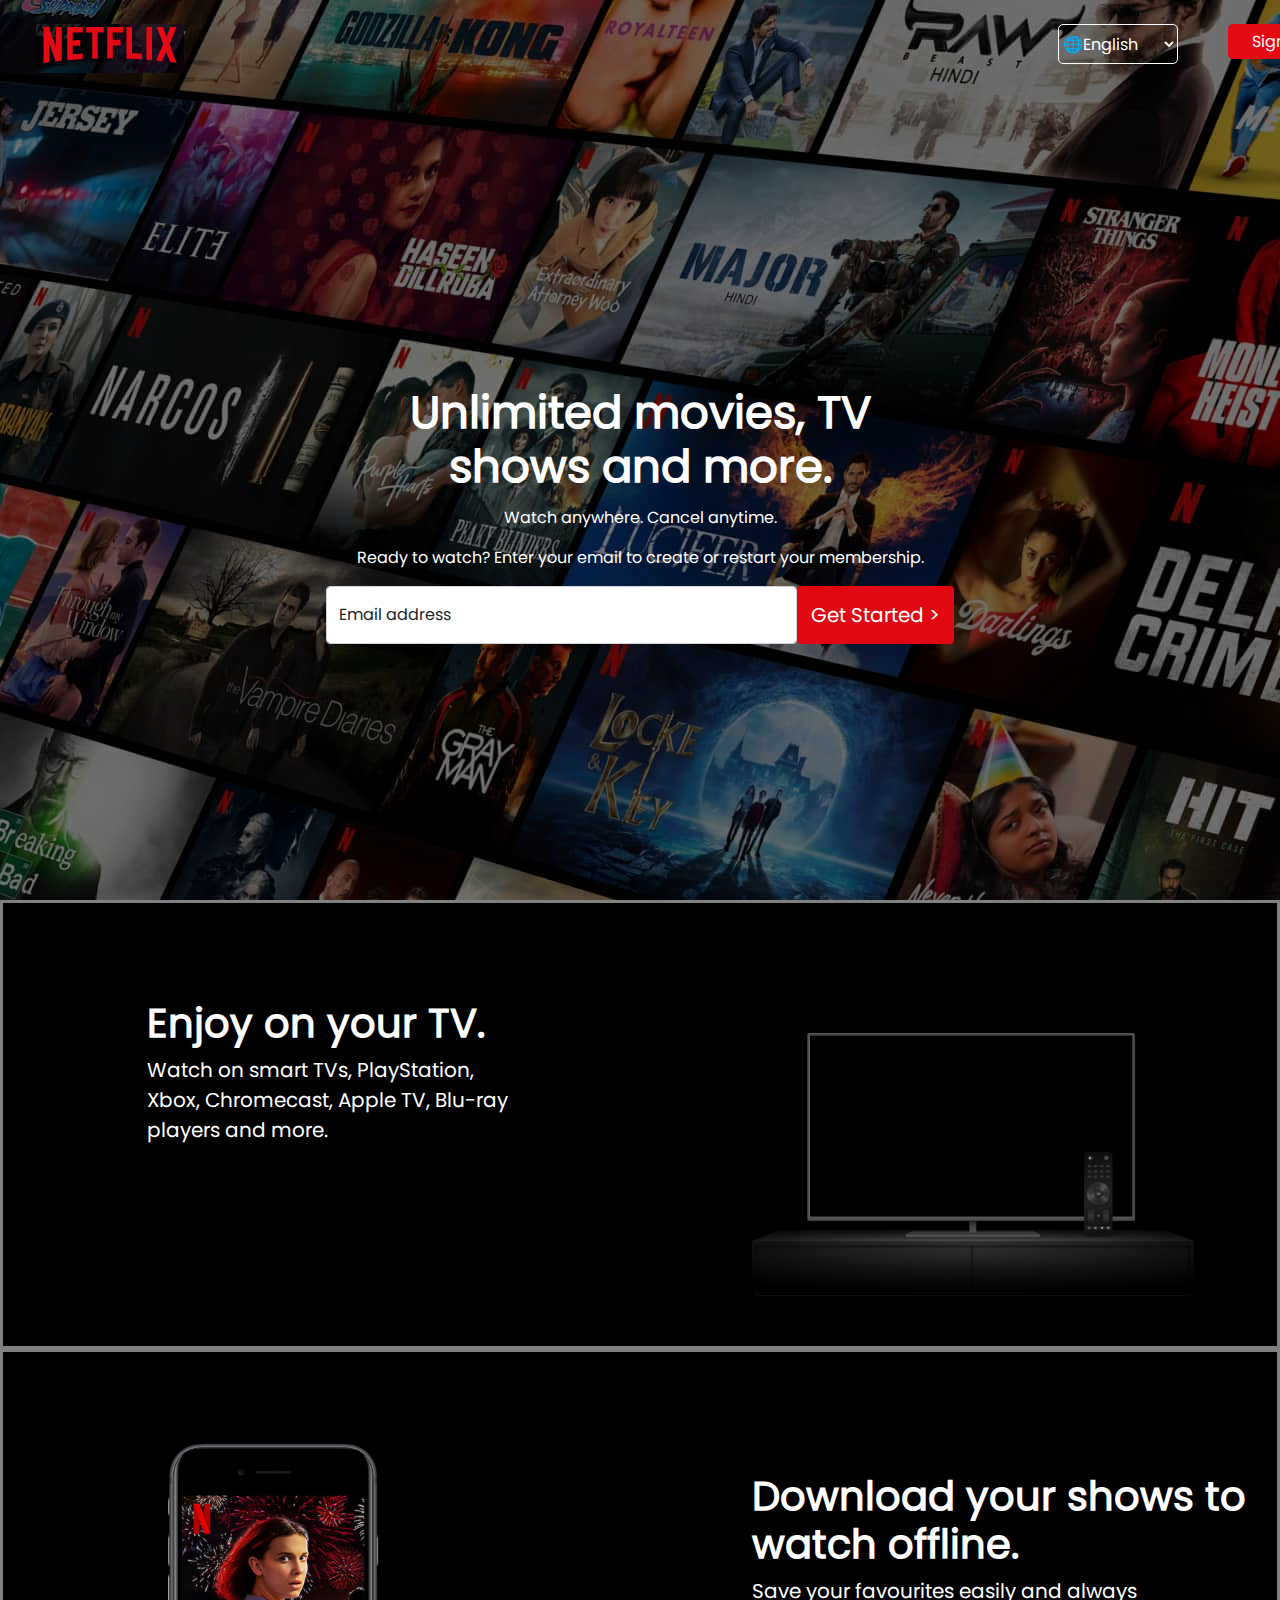
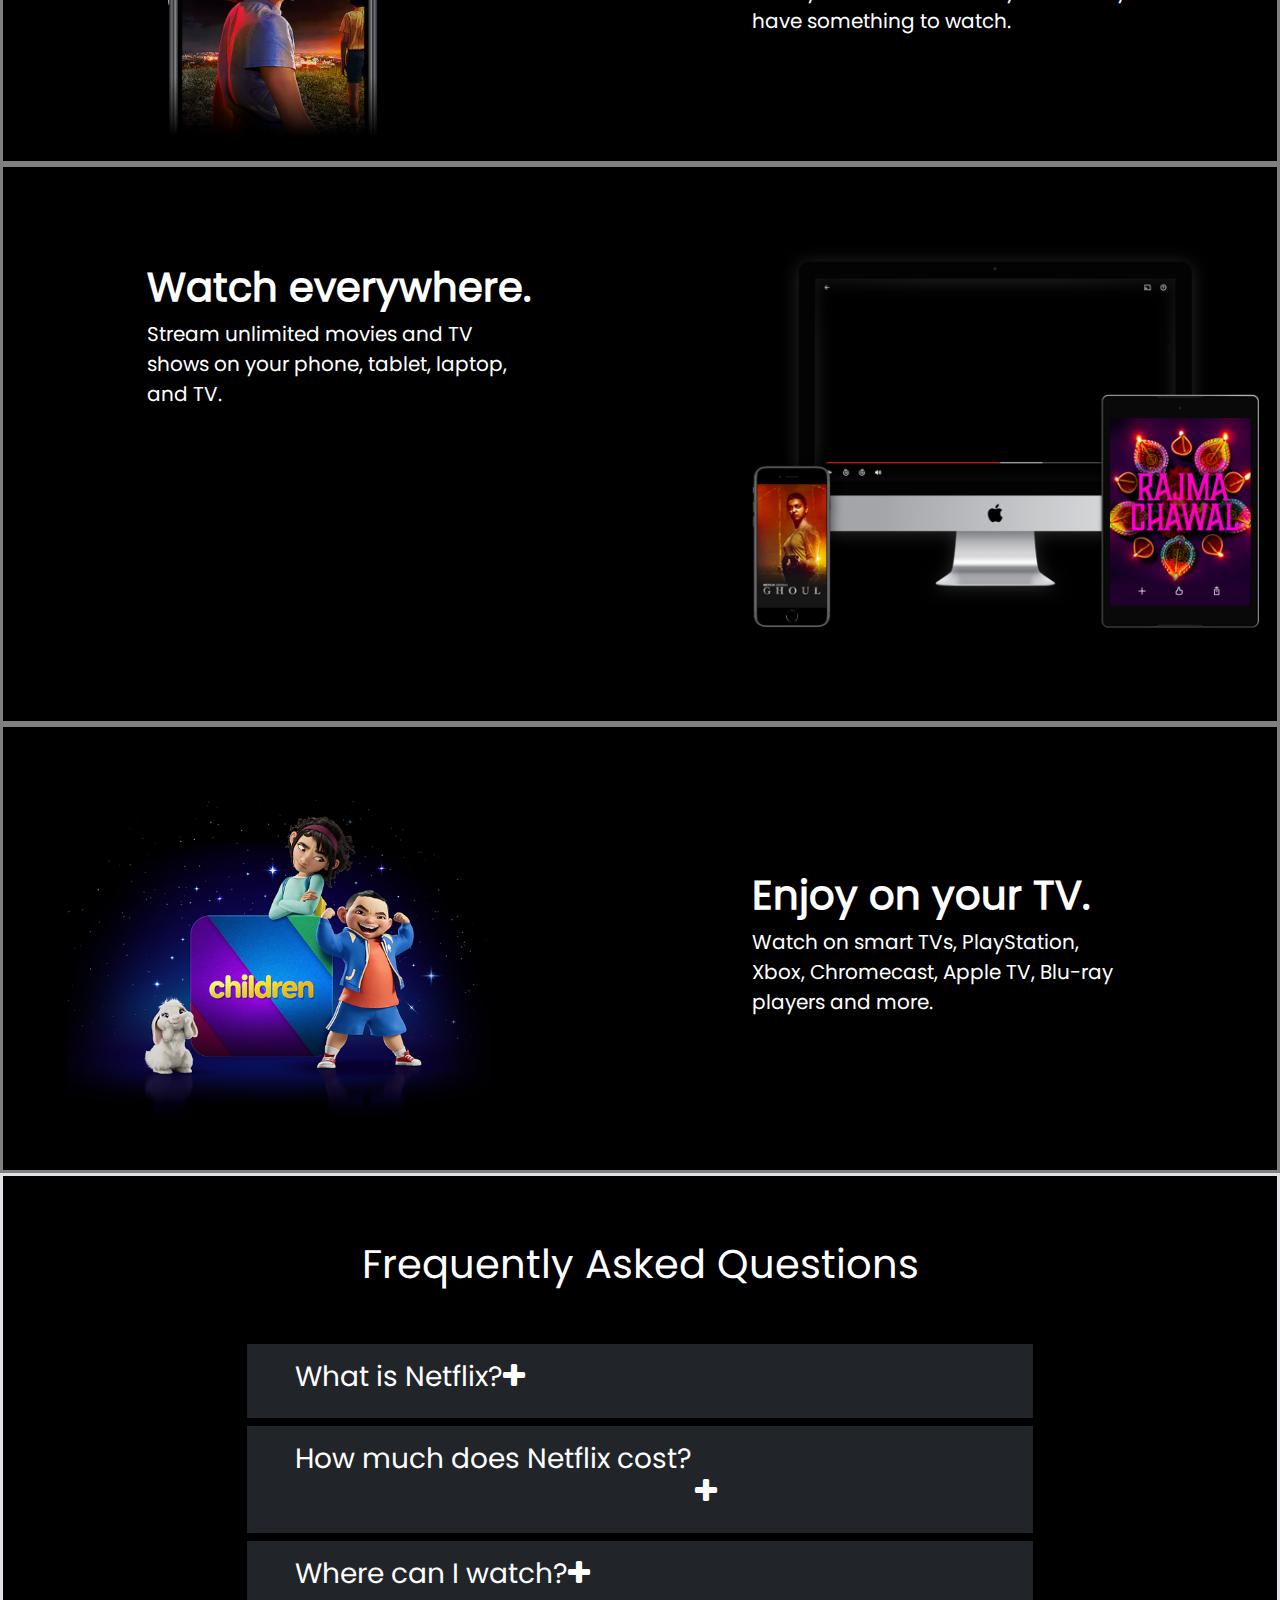
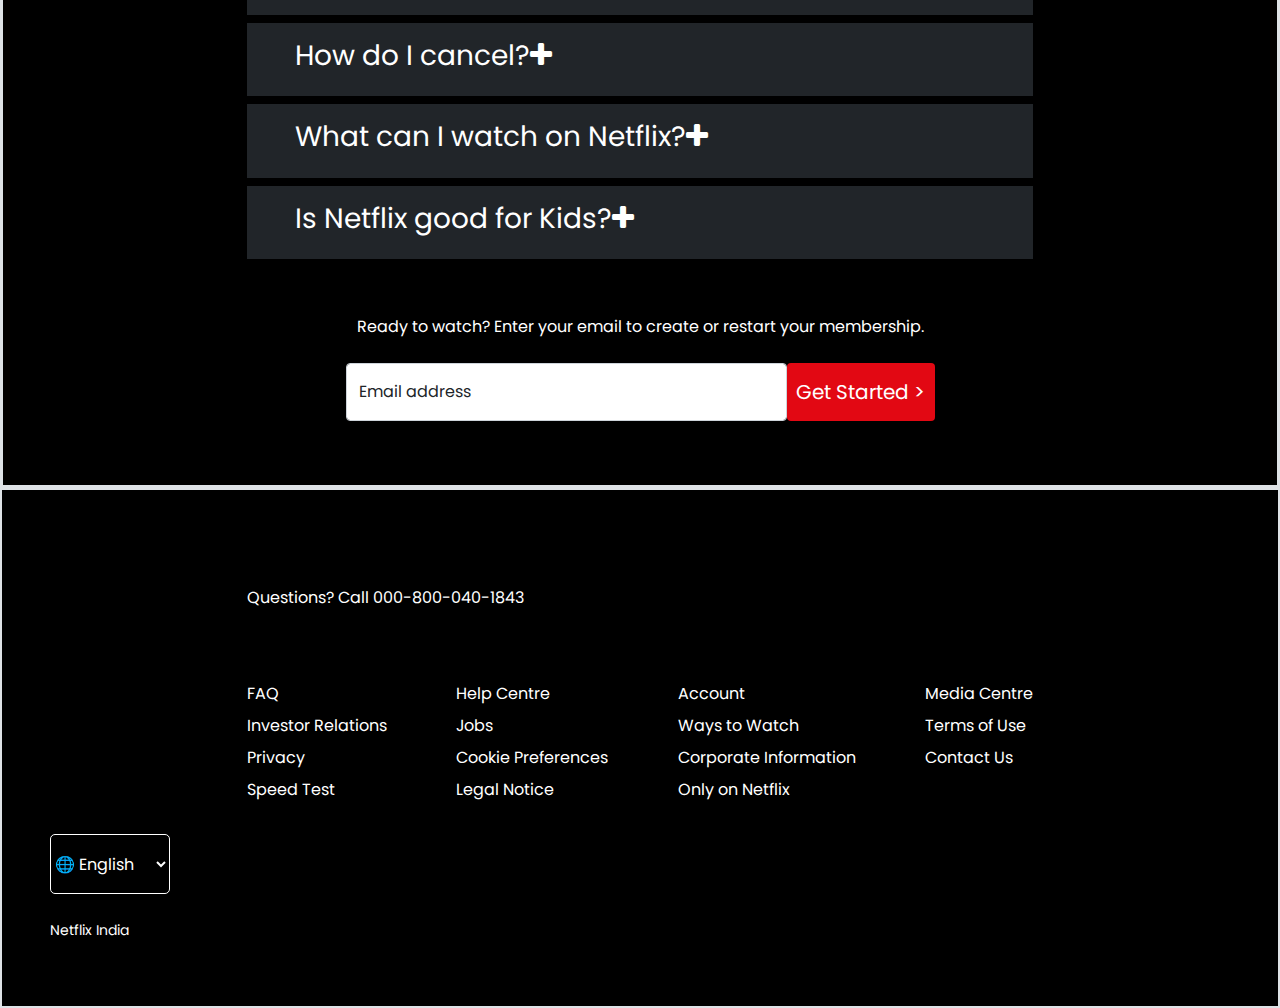
<file: index.html>
<!DOCTYPE html>
<html lang="en">
<head>
    <meta charset="UTF-8">
    <meta http-equiv="X-UA-Compatible" content="IE=edge">
    <meta name="viewport" content="width=device-width, initial-scale=1.0"><!--link used for responsive mode-->
    <link rel="stylesheet" href="./bootstrap-5.1.3-dist/css/bootstrap.css"/><!--linking bootstrap-->
    <link rel="stylesheet" href="https://cdnjs.cloudflare.com/ajax/libs/font-awesome/4.7.0/css/font-awesome.min.css "/><!--linking font-awesome icons-->
    <link rel="stylesheet" href="./css/netflix.css"/> <!--linking corresponding css file-->
    
    <title>Document</title>
</head>

<!--created first header section of netflix page using a background netflix banner and added carousel to it..
    Then by using display flex i added netflix logo,select and button in first part of header section -->
<body>
    <main class="container-fluid overflow-hidden"><!--main class for entire page-->
        <section class="row"><!--row section for header-->
        <header class="first-sec col-12 position-relative  "><!-- header section-->
       <div class="row first-sec-carousel position-absolute  ">
        <!-- within header first section starts here--> 
        <div class="d-flex first ">
        <div class="netflix p-lg-4 pt-lg-0 pt-4 p-lg-2 mt-lg-4"><img src="./images/n-logo.PNG"></div>
        <div class="mt-4 ">

          <select name="" id="" class=" select text-white">  <!--select input-->

            <option value="English" selected class="select1  text-white">&#127760;English</option>
            <option value="Hindi" class="select1 text-white">Hindi</option>
         </select>
        </div>
        <div class=" mt-4 ">
         <button class=" border border-0 text-white button btn sign-btn ">Sign In</button></div><!--sign-in button-->
       </div>
       <div class="">
        <h1 class="unlimited text-white text-center  mt-lg-0 mt-0 pt-lg-5 pt-sm-0 pt-0 align-items-center justify-content-center row "><strong>Unlimited movies, TV<br> shows and more.</strong></h1>
       <p class="text-white text-center fs-lg-3 fs-sm-2 pt-lg-1 Watch">Watch anywhere. Cancel anytime.</p>
           <p class="text-white text-center col-lg-12 col-md-12 col-sm-5 gap-2 ready ">Ready to watch? Enter your email to create or restart your membership.</p>

     <div class="mb-lg-3 form-floating col-lg-6 col-10 m-lg-auto d-lg-flex ms-3 btn-class">
     <input type="text" class="form-control btn-text" placeholder="Email address"/>
     <label for="" class="">Email address</label>
     <button class="get btn text-white col-lg-3 mt-lg-0 mt-2 ms-lg-0 ms-5 p-lg-0 fs-5 col-8">Get Started ></button></div>
    
    </div>
    
    
    
    </div></header></section>
   
    <section class="row text-white"> <!--first section after header which consists of image and content-->
        <section class="d-lg-flex justify-content-evenly p-lg-5 bg-black watch">
                <div class="col-lg-6 px-lg-5 pt-lg-5 ms-lg-5 ">
                <h1 class="display-lg-5 fw-bolder m-lg-auto m-5 mb-lg-2">Enjoy on your TV.</h1>
                <p class=" col-lg-9 fs-lg-4 fs-5 m-lg-0 ms-2">
                     Watch on smart TVs, PlayStation, Xbox, Chromecast, Apple TV,
                      Blu-ray players and more.
                </p>
              </div>
      
              <div class="col-lg-6 ms-lg-3 mt-lg-3">
              <img src="./images/tv.png" alt="" class="w-75 ms-5" /> 
              </div>
      </section>
      </section>


      <section class="row text-white"> <!--second section after header which consists of image and content-->
        <section class="d-lg-flex bg-black justify-content-evenly watch p-4">
      
              <div class="col-lg-6 ms-lg-3 mt-lg-3 d-none d-lg-block ">
                <img src="./images/mobile-0819.jpg" alt="" class="w-75" /> 
              </div>
 
                <div class="col-lg-6 px-lg-5 pt-lg-5 mt-lg-5 ms-lg-5">
                <h1 class="display-lg-5 fw-bolder">Download your shows to watch offline.</h1>
                <p class="col-lg-9 fs-lg-3 fs-5 ">
                    Save your favourites easily and always have something to watch.
                </p>
              </div>
              <div class="col-lg-6 ms-lg-3 mt-lg-3 d-lg-none">
                <img src="./images/mobile-0819.jpg" alt="" class="w-100" /> 
              </div>
      
      </section>
      </section>
      
      
      <section class="row text-white"> <!--third section after header which consists of image and content-->
        <section class="d-lg-flex justify-content-evenly p-5 bg-black watch">
           <div class="col-lg-6 px-lg-5 pt-lg-5 ms-lg-5">
                <h1 class="display-lg-5 fw-bolder ">Watch everywhere.</h1>
                <p class=" col-lg-9 fs-lg-4 fs-5 m-lg-0 ms-2">
                    Stream unlimited movies and TV shows on your phone, tablet, laptop, and TV.
                </p>
              </div>
      
              <div class="col-lg-6 ms-lg-3 mt-lg-3">
                <img src="./images/device-pile-in.png" alt="" class="w-100" /> 
              </div></section></section>
      
      
      <section class="row text-white"> <!--fourth section after header which consists of image and content-->
        <section class="d-lg-flex bg-black justify-content-evenly watch p-5">
      
          <div class="col-lg-6 ms-lg-3 mt-lg-3 d-none d-lg-block ">
            <img src="./images/AAAABYjXrxZKtrzxQRVQNn2aIByoomnlbXmJ-uBy7du8a5Si3xqIsgerTlwJZG1vMpqer2kvcILy0UJQnjfRUQ5cEr7gQlYqXfxUg7bz.png" alt="" class="w-75" /> 
          </div>
      
                <div class="col-lg-6 px-lg-5 pt-lg-5 mt-lg-5 ms-lg-5 mb-lg-0 mb-3">
                <h1 class="display-lg-5 fw-bolder">Enjoy on your TV.</h1>
                <p class="col-lg-9 fs-lg-3 fs-5 ">
                    Watch on smart TVs, PlayStation, Xbox, Chromecast, Apple TV, Blu-ray players and more.
                </p>
              </div>
              <div class="col-lg-6 ms-lg-3 mt-lg-3 d-lg-none">
                <img src="./images/AAAABYjXrxZKtrzxQRVQNn2aIByoomnlbXmJ-uBy7du8a5Si3xqIsgerTlwJZG1vMpqer2kvcILy0UJQnjfRUQ5cEr7gQlYqXfxUg7bz.png" alt="" class="w-100" /> 
              </div>
      
      </section>
      </section>
      
      <section class="row  border border-3"><!--accordion section for frequently asked questions-->
      
        <section class="p-lg-5 bg-black col-12 d-lg-flex flex-column justify-content-lg-around ">
          <h1 class="text-center mt-lg-2 mb-lg-5 text-white p-lg-2 p-4 ">Frequently Asked Questions</h1><!--heading for faq-->
           <!--below individual sections are inside of accordion-->
          <div class="p-lg-3 ps-lg-5 col-lg-8 col-12  px-5 py-3 ind-accordion bg-dark m-auto mb-2 text-white">
            <h3 class="text-white">What is Netflix?<i class="fa fa-plus"></i></h3>
      
            <div class="d-none">
      
            
            <p class="">Netflix is a streaming service that offers a wide variety of award-winning TV shows, movies, anime, documentaries and more – on thousands of internet-connected devices.
      
              You can watch as much as you want, whenever you want, without a single ad – all for one low monthly price. There's always something new to discover, and new TV shows and movies are added every week!</p>
      
            </div>
          </div>
      
          <div class="p-lg-3 ps-lg-5 col-lg-8 col-12  px-5 py-3 ind-accordion bg-dark m-auto mb-2 text-white">
            <h3 class="text-white">How much does Netflix cost?<i class="fa fa-plus margin1"></i></h3>
      
            <div class="d-none">
      
            
            <p class="">Watch Netflix on your smartphone, tablet, Smart TV, laptop, or streaming device, all for one fixed monthly fee. Plans range from ₹ 149 to ₹ 649 a month. No extra costs, no contracts.</p>
      
            </div>
          </div>
          
      
      
          <div class="p-lg-3 ps-lg-5 col-lg-8 col-12  px-5 py-3 ind-accordion bg-dark m-auto mb-2 text-white">
            <h3 class="text-white">Where can I watch?<i class="fa fa-plus margin2"></i></h3>
      
            <div class="d-none">
      
            
            <p class="">Watch anywhere, anytime. Sign in with your Netflix account to watch instantly on the web at netflix.com from your personal computer or on any internet-connected device that offers the Netflix app, including smart TVs, smartphones, tablets, streaming media players and game consoles.
      
              You can also download your favourite shows with the iOS, Android, or Windows 10 app. Use downloads to watch while you're on the go and without an internet connection. Take Netflix with you anywhere.</p>
      
            </div>
          </div>
      
      
          <div class="p-lg-3 ps-lg-5 col-lg-8 col-12  px-5 py-3 ind-accordion bg-dark m-auto mb-2 text-white">
            <h3 class="text-white">How do I cancel?<i class="fa fa-plus margin3"></i></h3>
      
            <div class="d-none">
      
            
            <p class="">Netflix is flexible. There are no annoying contracts and no commitments. You can easily cancel your account online in two clicks. There are no cancellation fees – start or stop your account anytime.</p>
      
            </div>
          </div>
      
      
          <div class="p-lg-3 ps-lg-5 col-lg-8 col-12  px-5 py-1 ind-accordion bg-dark m-auto mb-2 text-white">
            <h3 class="text-white">What can I watch on Netflix?<i class="fa fa-plus margin4"></i></h3>
      
            <div class="d-none">
      
            
            <p class="">Netflix has an extensive library of feature films, documentaries, TV shows, anime, award-winning Netflix originals, and more. Watch as much as you want, anytime you want.</p>
      
            </div>
          </div>
      
          <div class="p-lg-3 ps-lg-5 col-lg-8 col-12  px-5 py-1 ind-accordion bg-dark m-auto mb-2 text-white">
            <h3 class="text-white">Is Netflix good for Kids?<i class="fa fa-plus margin5"></i></h3>
      
            <div class="d-none">
      
            
            <p class="">The Netflix Kids experience is included in your membership to give parents control while kids enjoy family-friendly TV shows and films in their own space.
      
              Kids profiles come with PIN-protected parental controls that let you restrict the maturity rating of content kids can watch and block specific titles you don’t want kids to see.</p>
      
            </div>
          </div>
      
          <p class="text-center pt-lg-5 bg-black text-white p-2">Ready to watch? Enter your email to create or restart your membership.</p>
          
          <div class="mb-lg-3 form-floating col-lg-6 col-11 m-lg-auto d-lg-flex ms-3">
            <input type="text" class="form-control" placeholder="Email address"/>
            <label for="" class="">Email address</label>
            <button class="get btn text-white col-lg-3 mt-lg-0 mt-2 ms-lg-0 ms-5 p-lg-0 fs-5 col-8 mb-lg-0 mb-5">Get Started ></button></div></div>
        
      </section>
    </section>
    <footer class="row text-white "><!--footer section starts here-->
        <section class="col-12 p-lg-5 bg-black border border-2 border-sucess">
      
          <div class="p-lg-5 ps-lg-0 m-auto col-lg-8 px-lg-5">
      
          <p class="pt-lg-0 pt-5 ms-lg-0 ms-4">Questions? Call 000-800-040-1843</p>
      
          </div>
      
          <div class="m-auto col-lg-8 d-lg-flex justify-content-between mt-lg-2 d-none">
           
            <ul class="list-unstyled">
              <li class="mb-2 ">FAQ</li>
              <li class="mb-2 ">Investor Relations</li>
              <li class="mb-2 ">Privacy</li>
              <li class="mb-2 ">Speed Test</li>
      
            </ul>
      
            <ul class="list-unstyled">
              <li class="mb-2 ">Help Centre</li>
              <li class="mb-2 ">Jobs</li>
              <li class="mb-2 ">Cookie Preferences</li>
              <li class="mb-2 " >Legal Notice</li>
      
            </ul>
        
            <ul class="list-unstyled">
              <li class="mb-2 ">Account</li>
              <li class="mb-2  ">Ways to Watch</li>
              <li class="mb-2 ">Corporate Information</li>
              <li class="mb-2 ">Only on Netflix</li>
      
            </ul>
      
            
            <ul class="list-unstyled">
              <li class="mb-2" >Media Centre</li>
              <li class="mb-2 ">Terms of Use</li>
              <li class="mb-2 ">Contact Us</li>
            
      
            </ul></div>
             <!--responsive mode footer code-->
            <div class="d-flex justify-content-between gap-5 d-lg-none">
         
                <ul class="list-unstyled ms-4">
                  <li class="mb-2 ">FAQ</li>
                  <li class="mb-2 ">Investor Relations</li>
                  <li class="mb-2 ">Privacy</li>
                  <li class="mb-2 ">Speed Test</li>
        
                  <li class="mb-2">Help Centre</li>
                  <li class="mb-2 ">Jobs</li>
                  <li class="mb-2 ">Cookie Preferences</li>
                  <li class="mb-2" >Legal Notice</li>
        
          
                </ul>
        
                <ul class= "list-unstyled">
        
                    <li class="mb-2 ">Account</li>
                    <li class="mb-2 ">Ways to Watch</li>
                    <li class="mb-2 ">Corporate Information</li>
                    <li class="mb-2 ">Only on Netflix</li>
        
                    <li class="mb-2" >Media Centre</li>
                    <li class="mb-2 ">Terms of Use</li>
                    <li class="mb-2 ">Contact Us</li>
        
                </ul>
                </div>
        

            <div class="m-auto ms-lg-0 ms-4 col-lg-8 pt-lg-2"><!--input type and sign-in button at bottom-->
          <select name="" id="" class="select-bottom text-white">
            <option value="English" selected class="select1 text-white">&#127760; English</option>
            <option value="Hindi" class="select1 text-white">Hindi</option>
         </select>
         <p class=" pt-lg-4 pt-4"><small class="text-white">Netflix India</small></p>
        </div>
    
        </section>
    </footer> 
   
    

       </main>
        </body></html>
</file>
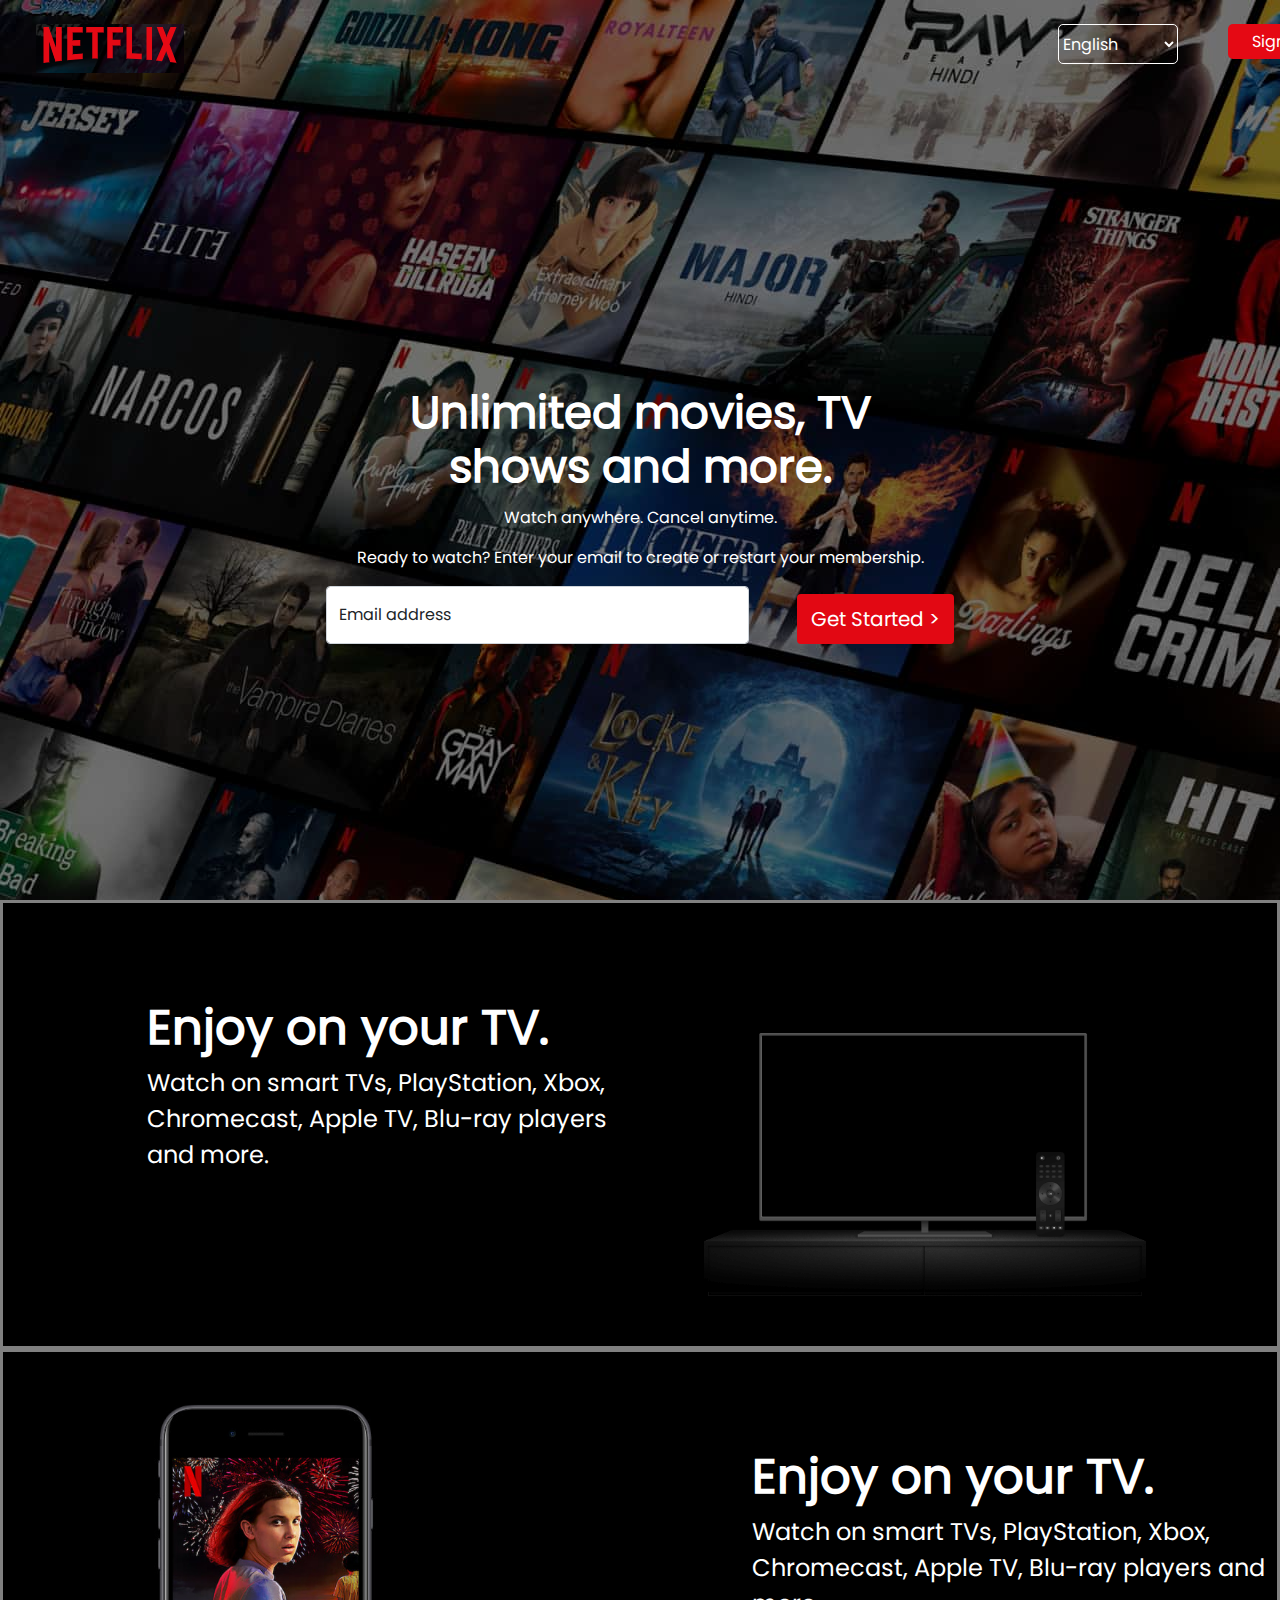
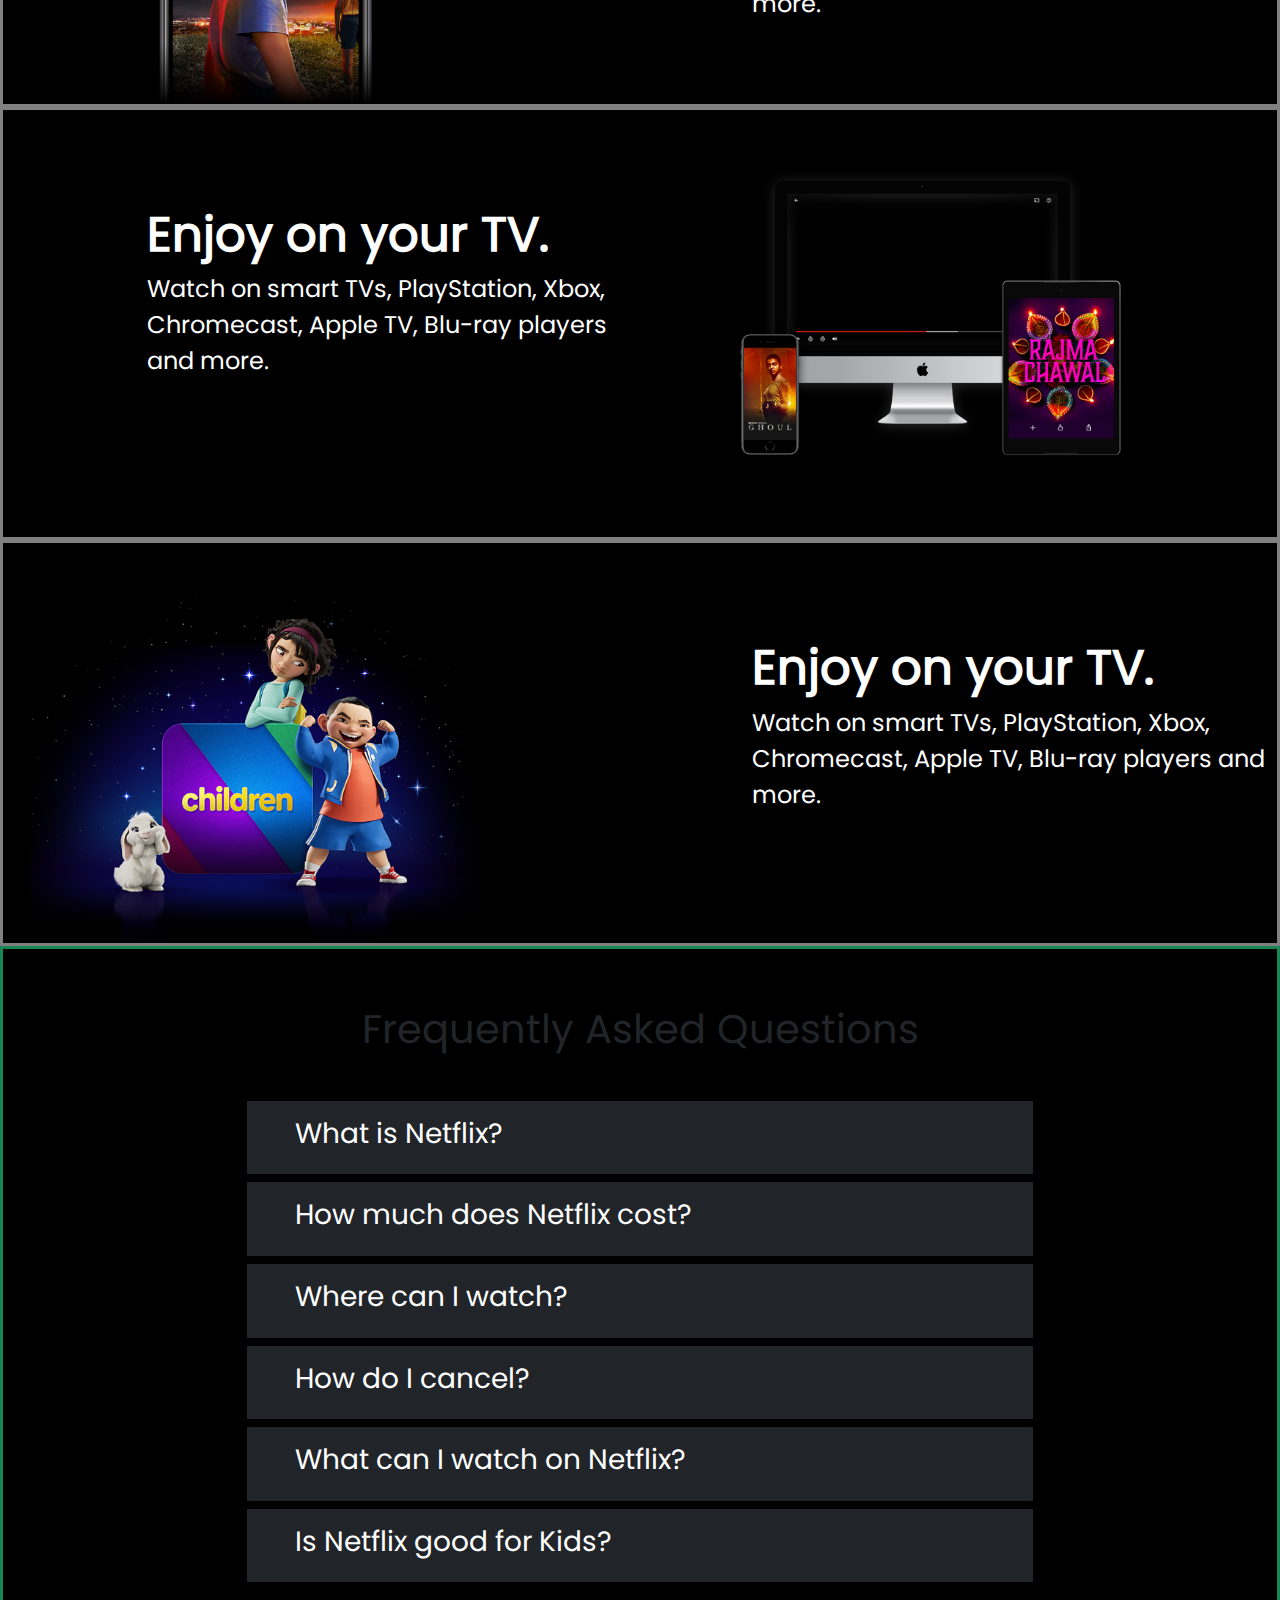
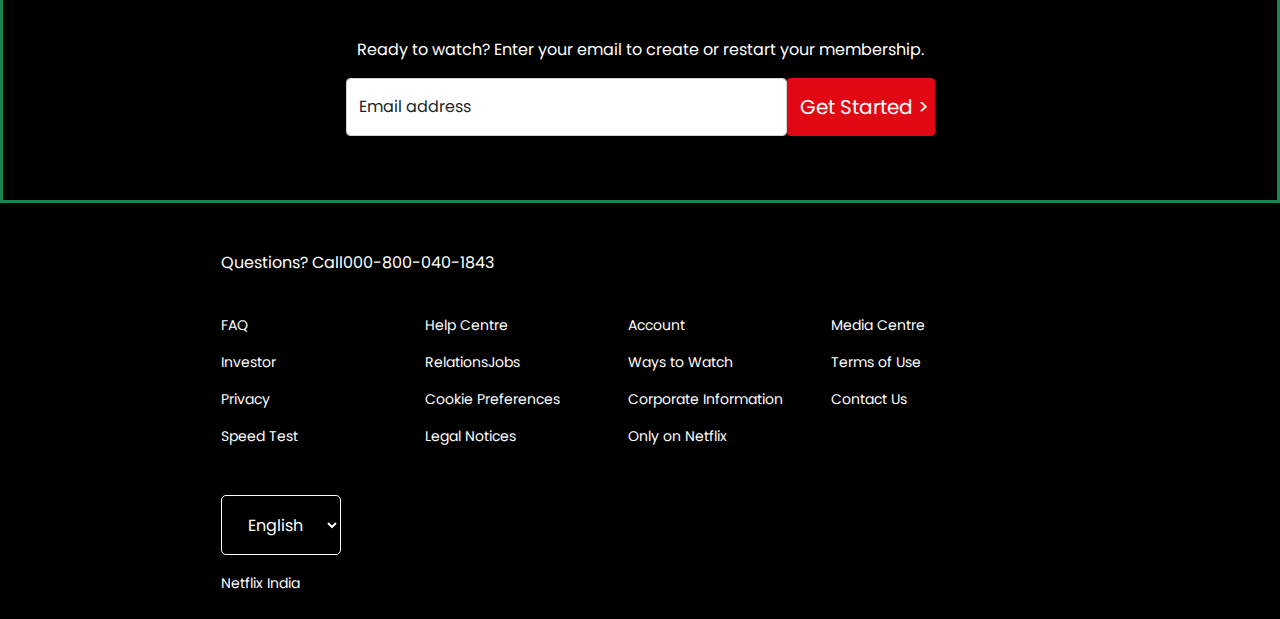
<file: netflix.html>
<!DOCTYPE html>
<html lang="en">
<head>
    <meta charset="UTF-8">
    <meta http-equiv="X-UA-Compatible" content="IE=edge">
    <meta name="viewport" content="width=device-width, initial-scale=1.0">
    <link rel="stylesheet" href="./bootstrap-5.1.3-dist/css/bootstrap.css"/>
    <link rel="stylesheet" href="https://cdnjs.cloudflare.com/ajax/libs/font-awesome/4.7.0/css/font-awesome.min.css "/>
    <link rel="stylesheet" href="./css/netflix.css"/>
    
    <title>Document</title>
</head>
<body>
    <main class="container-fluid"><!--main class for entire page-->
        <section class="row"><!--row setion for header-->
        <header class="first-sec col-12 position-relative  "><!-- header section-->
       <div class="row first-sec-carousel position-absolute h-100 ">
        <!-- within header first section starts here--> 
        <div class="d-flex first ">
        <div class="netflix p-4"><img src="./images/n-logo.PNG"></div>
        <div class="mt-4 ">

          <select name="" id="" class=" select text-white">
            <option value="English" selected class="select1 text-white">English</option>
            <option value="Hindi" class="select1 text-white">Hindi</option>
         </select>
        </div>
        <div class=" mt-4 ">
         <button class=" border border-0 text-white button btn sign-btn ">Sign In</button></div>
       </div>
       <div class="">
        <h1 class="unlimited text-white text-center  mt-0 pt-lg-5 pt-sm-0  align-items-center justify-content-center row "><strong>Unlimited movies, TV<br> shows and more.</strong></h1>
       <p class="text-white text-center fs-lg-3 fs-sm-2 pt-lg-1">Watch anywhere. Cancel anytime.</p>
           <p class="text-white text-center col-lg-12 col-md-12 col-sm-5 gap-2">Ready to watch? Enter your email to create or restart your membership.</p>

    <div class="mb-3 form-floating col-lg-6 col-sm-12 m-auto d-lg-flex">
      <input
        type="text"
        class="form-control"
        placeholder="Email address"
      />
      <label for="" class=""
        >Email address</label
      > <button class=" get btn text-white col-lg-3 col-6 align-items-sm-center mt-2 ms-5 fs-5">Get Started ></button>
     </div>
       </div>
       <!-- <section class="row">
        <section class="col-12 mt-5 p-5 mb-5">
          <div class=" p-5">

            <h1 class="text-center display-4 text-white fw-bolder">Unlimited movies, TV</h1>
            <h1 class="text-center text-white display-4 fw-bolder">shows and more.</h1>

            <h3 class="text-white text-center">Watch anywhere. Cancel anytime.</h2>
            <h4 class="text-center text-white mb-3">Ready to watch? Enter your email to create or restart your membership.</h2>

              <div class="mb-3 form-floating col-8 m-auto d-flex">
                <input
                  type="text"
                  class="form-control"
                  placeholder="Email address"
                />
                <label for="" class="text-primary"
                  >Email address</label
                > <button class="btn btn-danger text-white col-3">Get Started ></button>
               

              </div>

          </div>
        
        </section></section> -->
    
    
    </div></header></section>
    
    <!-- <div class=" empty"></div> -->
    <!-- <section class="tv text-white h-75 row ">
        <div class="d-flex">
      <div class="align-items-center justify-content-evenly row w-50"><p class="fs-1  text-center"><strong>Enjoy on your TV.</strong><br>
        <span class="fs-5 col-6  watch ">Watch on smart TVs, PlayStation, Xbox,<br> Chromecast, Apple TV, Blu-ray players and more.</span></p></div>    
   <div class="tv-image w-50 "><img src="./images/tv.png" class="col-6 w-75 ms-lg-5"></div></div>
    </section> -->
    <section class="row text-white">
        <section class="d-flex justify-content-evenly p-5 bg-black watch">
                <div class="col-6 px-5 pt-5 ms-5">
                <h1 class="display-5 fw-bolder">Enjoy on your TV.</h1>
                <p class="fs-4">
                     Watch on smart TVs, PlayStation, Xbox, Chromecast, Apple TV,
                      Blu-ray players and more.
                </p>
              </div>
      
              <div class="col-6 ms-3 mt-3">
              <img src="./images/tv.png" alt="" class="w-75" /> 
              </div>
      </section>
      </section>
      <section class="row text-white">
        <section class="d-flex bg-black justify-content-evenly watch">
      
              <div class="col-6 ms-3">
                <img src="./images/mobile-0819.jpg" alt="" class="w-75" /> 
              </div>
      
                <div class="col-6 px-5 pt-5 mt-5 ms-5">
                <h1 class="display-5 fw-bolder">Enjoy on your TV.</h1>
                <p class="fs-4">
                     Watch on smart TVs, PlayStation, Xbox, Chromecast, Apple TV,
                      Blu-ray players and more.
                </p>
              </div>
      
      </section>
      </section>
      
      
      <section class="row text-white">
        <section class="d-flex justify-content-evenly p-5 bg-black watch">
      
          
      
                <div class="col-6 px-5 pt-5 ms-5">
                <h1 class="display-5 fw-bolder">Enjoy on your TV.</h1>
                <p class="fs-4">
                     Watch on smart TVs, PlayStation, Xbox, Chromecast, Apple TV,
                      Blu-ray players and more.
                </p>
              </div>
      
              <div class="col-6 ms-3">
                <img src="./images/device-pile-in.png" alt="" class="w-75" /> 
              </div>
      
      
      
      
      
      
      </section>
      </section>
      
      
      <section class="row text-white">
        <section class="d-flex bg-black justify-content-evenly watch">
      
          <div class="col-6 ms-3 mt-5">
            <img src="./images/AAAABYjXrxZKtrzxQRVQNn2aIByoomnlbXmJ-uBy7du8a5Si3xqIsgerTlwJZG1vMpqer2kvcILy0UJQnjfRUQ5cEr7gQlYqXfxUg7bz.png" alt="" class="w-75" /> 
          </div>
      
                <div class="col-6 px-5 pt-5 mt-5 ms-5">
                <h1 class="display-5 fw-bolder">Enjoy on your TV.</h1>
                <p class="fs-4">
                     Watch on smart TVs, PlayStation, Xbox, Chromecast, Apple TV,
                      Blu-ray players and more.
                </p>
              </div>
      
      </section>
      </section>
      
      <section class="row  border border-3 border-success">
      
        <section class="p-5 bg-black col-12 d-flex flex-column justify-content-around ">
          <h1 class="text-center mt-2 mb-5">Frequently Asked Questions</h1>
      
          <div class="p-3 ps-5 col-8 ind-accordion bg-dark m-auto mb-2 text-white">
            <h3 class="text-white">What is Netflix?</h3>
      
            <div class="d-none">
      
            
            <p class="">Netflix is a streaming service that offers a wide variety of award-winning TV shows, movies, anime, documentaries and more – on thousands of internet-connected devices.
      
              You can watch as much as you want, whenever you want, without a single ad – all for one low monthly price. There's always something new to discover, and new TV shows and movies are added every week!</p>
      
            </div>
          </div>
      
          <div class="p-3 ps-5 col-8 ind-accordion bg-dark m-auto mb-2 text-white">
            <h3 class="text-white">How much does Netflix cost?</h3>
      
            <div class="d-none">
      
            
            <p class="">Watch Netflix on your smartphone, tablet, Smart TV, laptop, or streaming device, all for one fixed monthly fee. Plans range from ₹ 149 to ₹ 649 a month. No extra costs, no contracts.</p>
      
            </div>
          </div>
          
      
      
          <div class="p-3 ps-5 col-8 ind-accordion bg-dark m-auto mb-2 text-white">
            <h3 class="text-white">Where can I watch?</h3>
      
            <div class="d-none">
      
            
            <p class="">Watch anywhere, anytime. Sign in with your Netflix account to watch instantly on the web at netflix.com from your personal computer or on any internet-connected device that offers the Netflix app, including smart TVs, smartphones, tablets, streaming media players and game consoles.
      
              You can also download your favourite shows with the iOS, Android, or Windows 10 app. Use downloads to watch while you're on the go and without an internet connection. Take Netflix with you anywhere.</p>
      
            </div>
          </div>
      
      
          <div class="p-3 ps-5 col-8 ind-accordion bg-dark m-auto mb-2 text-white">
            <h3 class="text-white">How do I cancel?</h3>
      
            <div class="d-none">
      
            
            <p class="">Netflix is flexible. There are no annoying contracts and no commitments. You can easily cancel your account online in two clicks. There are no cancellation fees – start or stop your account anytime.</p>
      
            </div>
          </div>
      
      
          <div class="p-3 ps-5 col-8 ind-accordion bg-dark m-auto mb-2 text-white">
            <h3 class="text-white">What can I watch on Netflix?</h3>
      
            <div class="d-none">
      
            
            <p class="">Netflix has an extensive library of feature films, documentaries, TV shows, anime, award-winning Netflix originals, and more. Watch as much as you want, anytime you want.</p>
      
            </div>
          </div>
      
          <div class="p-3 ps-5 col-8 ind-accordion bg-dark m-auto mb-2 text-white">
            <h3 class="text-white">Is Netflix good for Kids?</h3>
      
            <div class="d-none">
      
            
            <p class="">The Netflix Kids experience is included in your membership to give parents control while kids enjoy family-friendly TV shows and films in their own space.
      
              Kids profiles come with PIN-protected parental controls that let you restrict the maturity rating of content kids can watch and block specific titles you don’t want kids to see.</p>
      
            </div>
          </div>
      
          <p class="text-center pt-lg-5 bg-black text-white ">Ready to watch? Enter your email to create or restart your membership.</p>
          
          <div class="mb-3 form-floating col-6 m-auto d-flex ">
            <input
              type="text"
              class="form-control"
              placeholder="Email address"
            />
            <label for="" class=""
              >Email address</label
            > <button class=" get btn text-white col-3 fs-5">Get Started ></button>
           </div>
        
      </section>
    </section>
    <footer class="footer bg-black row">
        <div class=" justify-content-lg-around align-content-around row ">
        <div class="col-8">
      <p class="text-white col-8 pt-lg-5 pb-lg-4">Questions? Call<a href="#" class="text-white text-decoration-none">000-800-040-1843</a></p></div></div>
      <div class=" justify-content-lg-around align-content-around row ">
      <div class="col-8 d-flex text-white mb-3">
      <small class=" w-25 "><a href="" class="text-decoration-none text-white" >FAQ</a></small>
      <small class=" w-25"><a href="" class="text-decoration-none text-white" >Help Centre</small>
      <small class=" w-25"><a href="" class="text-decoration-none text-white" >Account</a></small>
      <small class=" w-25"><a href="" class="text-decoration-none text-white" >Media Centre</a></small></div>
      <div class="col-8 d-flex text-white mb-3 ">
      <small class="w-25">Investor</small>
      <small class=" w-25">RelationsJobs</small>
      <small class="w-25">Ways to Watch</small>
      <small class=" w-25">Terms of Use</small></div>
      <div class="col-8 d-flex text-white mb-3">
      <small class=" w-25">Privacy</small>
      <small class=" w-25">Cookie Preferences</small>
      <small class="w-25">Corporate Information</small>
      <small class="w-25">Contact Us</small></div>
      <div class="col-8 d-flex text-white mb-5 ">
      <small class="w-25">Speed Test</small>
      <small class="w-25">Legal Notices</small>
      <small class="w-25">Only on Netflix</small>
      </div></div>

     

      <div class=" justify-content-lg-around align-content-around row d-flex mb-4">
        <div class="col-8">
      <div class=""><select class=" select-bottom text-white text-center mb-3">
        <option value="English" selected class="select1 text-white">English</option>
        <option value="Hindi" class="text-white">Hindi</option>
        <option></option>
     </select>

    </div><small class="text-white">Netflix India</small></div></div>

    </footer>
      
      
       </main>
        </body></html>
</file>
<file: css/netflix.css>
@font-face {
    font-family: Poppins;
    src: url(../fonts/Poppins/Poppins-Regular.otf);    /*Applying font family*/
  }
  body{
  font-family: Poppins;
 
  }
.first-sec{
    width:100vw;
    height:100vh;
    background-image:url(../images/netflix-banner.jpg);   /*background image of header section*/
  }
  .first-sec-carousel{
    width:100vw;
    height:100vh;
    background-color: rgba(0, 0, 0, 0.418);          /*using carousel for background */
  }

.sign-btn{

 background-color:rgb(229,9,20);     /*sign-up button*/
 color: white;
 margin-left:50px;
 border-radius: 5px;
 width:100px;
 height:35px;
}
.select{
    background-color: transparent;        /*select input for english and hindi*/
    margin-left:850px;
    border:1px solid white;
    border-radius: 5px;
    width:120px;
    height:40px;
    
}
.select1{
    background-color: grey;    /*background-color for option values in select*/
}
.select-bottom{
  background-color: transparent;        /*select input for english and hindi at the bottom of section*/   
 
  border:1px solid white;
  border-radius: 5px;
  width:120px;
  height:60px;
}
.unlimited{
  
    font-size: 45px;  /*applying font size*/
}
.get{
  background-color: rgb(226,8,19);
  white-space: nowrap;
}
.email-sec{
  height:60px;
}
.watch{
  border: 3px solid grey;
}
.ind-accordion:hover .d-none {
  display: flex !important;      /*accordion section*/
  cursor: pointer;
}

.ind-accordion .text-success {
  display: flex;
  justify-content: space-between;
  border: 1px solid green;
  padding: 0.5em;
}

.ind-accordion .text-success::after {
  content: "\f107";
  font-family: FontAwesome;
}
.enjoy{
  margin-block: auto;
}
.margin1{
  margin-left: 400px;
}

  @media screen and (min-device-width: 320px) and (max-device-width: 668px) and (-webkit-min-device-pixel-ratio: 2) {


     .select{
      background-color: transparent;
      margin-left:20px;
      border:1px solid white;
      border-radius: 5px;
      width:80px;
      margin-right: 5px;
      height:30px;
      font-size: 10px;
      
  } 
  .form-cls{
    align-items: center;
  }
   .sign-btn{

    background-color:rgb(229,9,20);
    color: white;
    margin-left:0px;
    
    border-radius: 5px;
    width:80px;
    height:30px;
   } 

.first{
  display: flex;
  justify-content: flex-start;
  
}
.unlimited{
  
  font-size: 2em;
/* top:160px;
right:450px; */
}
.get{
  background-color: rgb(226,8,19);
  white-space: nowrap;
  
}
.ind-accordion:hover .d-none {
  display: flex !important;
  cursor: pointer;
}

.ind-accordion .text-success {
  display: flex;
  justify-content: space-between;
  border: 1px solid green;
  padding: 0.5em;
}

.ind-accordion .text-success::after {
  content: "\f107";
  font-family: FontAwesome;
}
.first-sec{
  height:70vh;
}
.unlimited{
  
  font-size: 30px;  /*applying font size*/
  margin-top: 0;
  position: absolute;
  top:20%;
  margin-left: 10px;
}
.Watch{
    /*applying font size*/
  margin-top: 0;
  position: absolute;
  top:30%;
  margin-left: 20px;
}
.ready{
  position: absolute;
  top:35%;
}
.btn-class{
  position: absolute;
  margin: auto;
  top:45%;
}
.btn-text{
  width:100%;
}
  }
</file>
